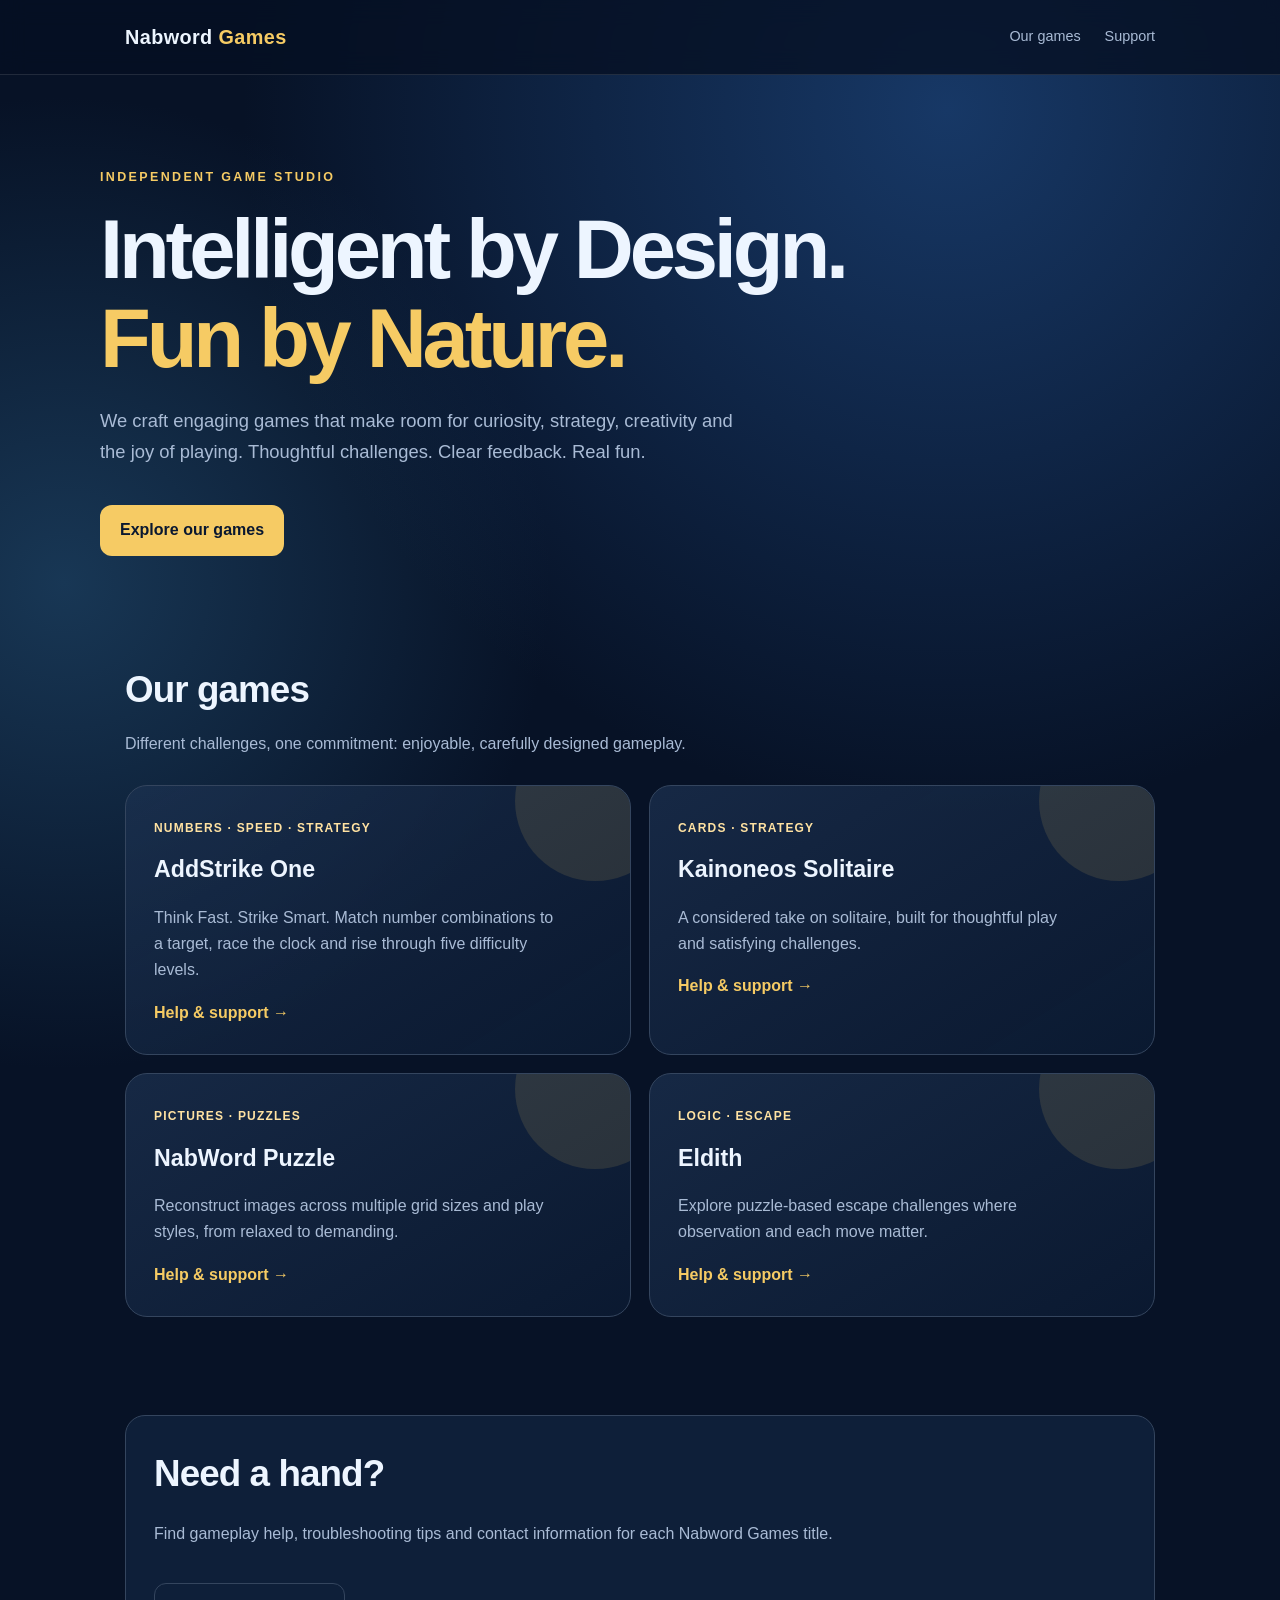
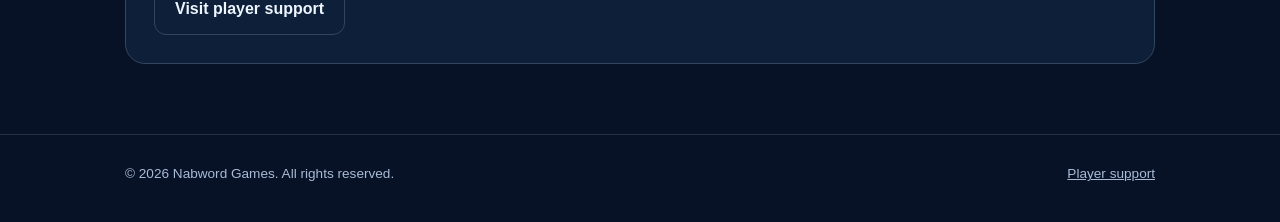
<file: index.html>
<!doctype html><html lang="en"><head><meta charset="utf-8"><meta name="viewport" content="width=device-width,initial-scale=1"><meta name="description" content="Nabword Games — thoughtful, playful mobile games. Official game information and player support."><title>Nabword Games — Play with purpose</title><link rel="stylesheet" href="style.css"></head><body><header class="header"><div class="container nav"><a class="logo" href="./">Nabword <span>Games</span></a><nav aria-label="Main navigation"><a href="#games">Our games</a><a href="support/">Support</a></nav></div></header><main><div class="container hero"><div class="eyebrow">Independent game studio</div><h1>Intelligent by Design.<br><em>Fun by Nature.</em></h1><p class="lead">We craft engaging games that make room for curiosity, strategy, creativity and the joy of playing. Thoughtful challenges. Clear feedback. Real fun.</p><a class="btn" href="#games">Explore our games</a></div><section id="games"><div class="container"><h2>Our games</h2><p class="section-intro">Different challenges, one commitment: enjoyable, carefully designed gameplay.</p><div class="grid"><article class="card"><span class="tag">Numbers · Speed · Strategy</span><h3>AddStrike One</h3><p>Think Fast. Strike Smart. Match number combinations to a target, race the clock and rise through five difficulty levels.</p><a href="support/addstrike-one/">Help & support →</a></article><article class="card"><span class="tag">Cards · Strategy</span><h3>Kainoneos Solitaire</h3><p>A considered take on solitaire, built for thoughtful play and satisfying challenges.</p><a href="support/kainoneos-solitaire/">Help & support →</a></article><article class="card"><span class="tag">Pictures · Puzzles</span><h3>NabWord Puzzle</h3><p>Reconstruct images across multiple grid sizes and play styles, from relaxed to demanding.</p><a href="support/nabword-puzzle/">Help & support →</a></article><article class="card"><span class="tag">Logic · Escape</span><h3>Eldith</h3><p>Explore puzzle-based escape challenges where observation and each move matter.</p><a href="support/eldith/">Help & support →</a></article></div></div></section><section><div class="container"><div class="panel"><h2>Need a hand?</h2><p>Find gameplay help, troubleshooting tips and contact information for each Nabword Games title.</p><a class="btn secondary" href="support/">Visit player support</a></div></div></section></main><footer class="foot"><div class="container"><span>© 2026 Nabword Games. All rights reserved.</span><span><a href="support/">Player support</a></span></div></footer></body></html>
</file>
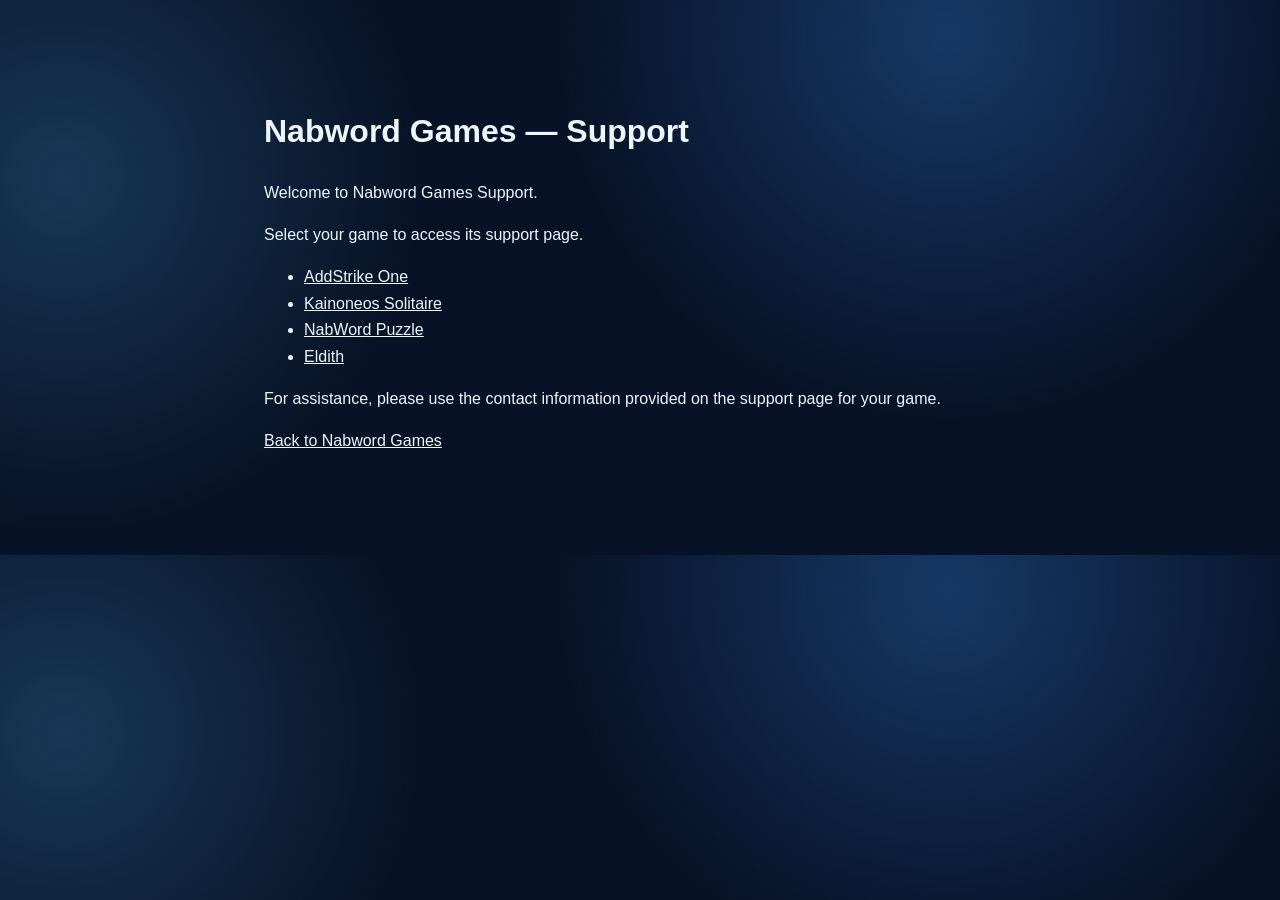
<file: support/index.html>
<!DOCTYPE html>
<html lang="en">
<head>
  <meta charset="UTF-8">
  <meta name="viewport" content="width=device-width, initial-scale=1">
  <title>Support | Nabword Games</title>
  <link rel="stylesheet" href="../style.css">
</head>
<body>
  <main style="max-width:800px;margin:60px auto;padding:24px">
    <h1>Nabword Games — Support</h1>
    <p>Welcome to Nabword Games Support.</p>
    <p>Select your game to access its support page.</p>

    <ul>
      <li><a href="addstrike-one/">AddStrike One</a></li>
      <li><a href="kainoneos-solitaire/">Kainoneos Solitaire</a></li>
      <li><a href="nabword-puzzle/">NabWord Puzzle</a></li>
      <li><a href="eldith/">Eldith</a></li>
    </ul>

    <p>For assistance, please use the contact information
       provided on the support page for your game.</p>

    <p><a href="../">Back to Nabword Games</a></p>
  </main>
</body>
</html>
</file>
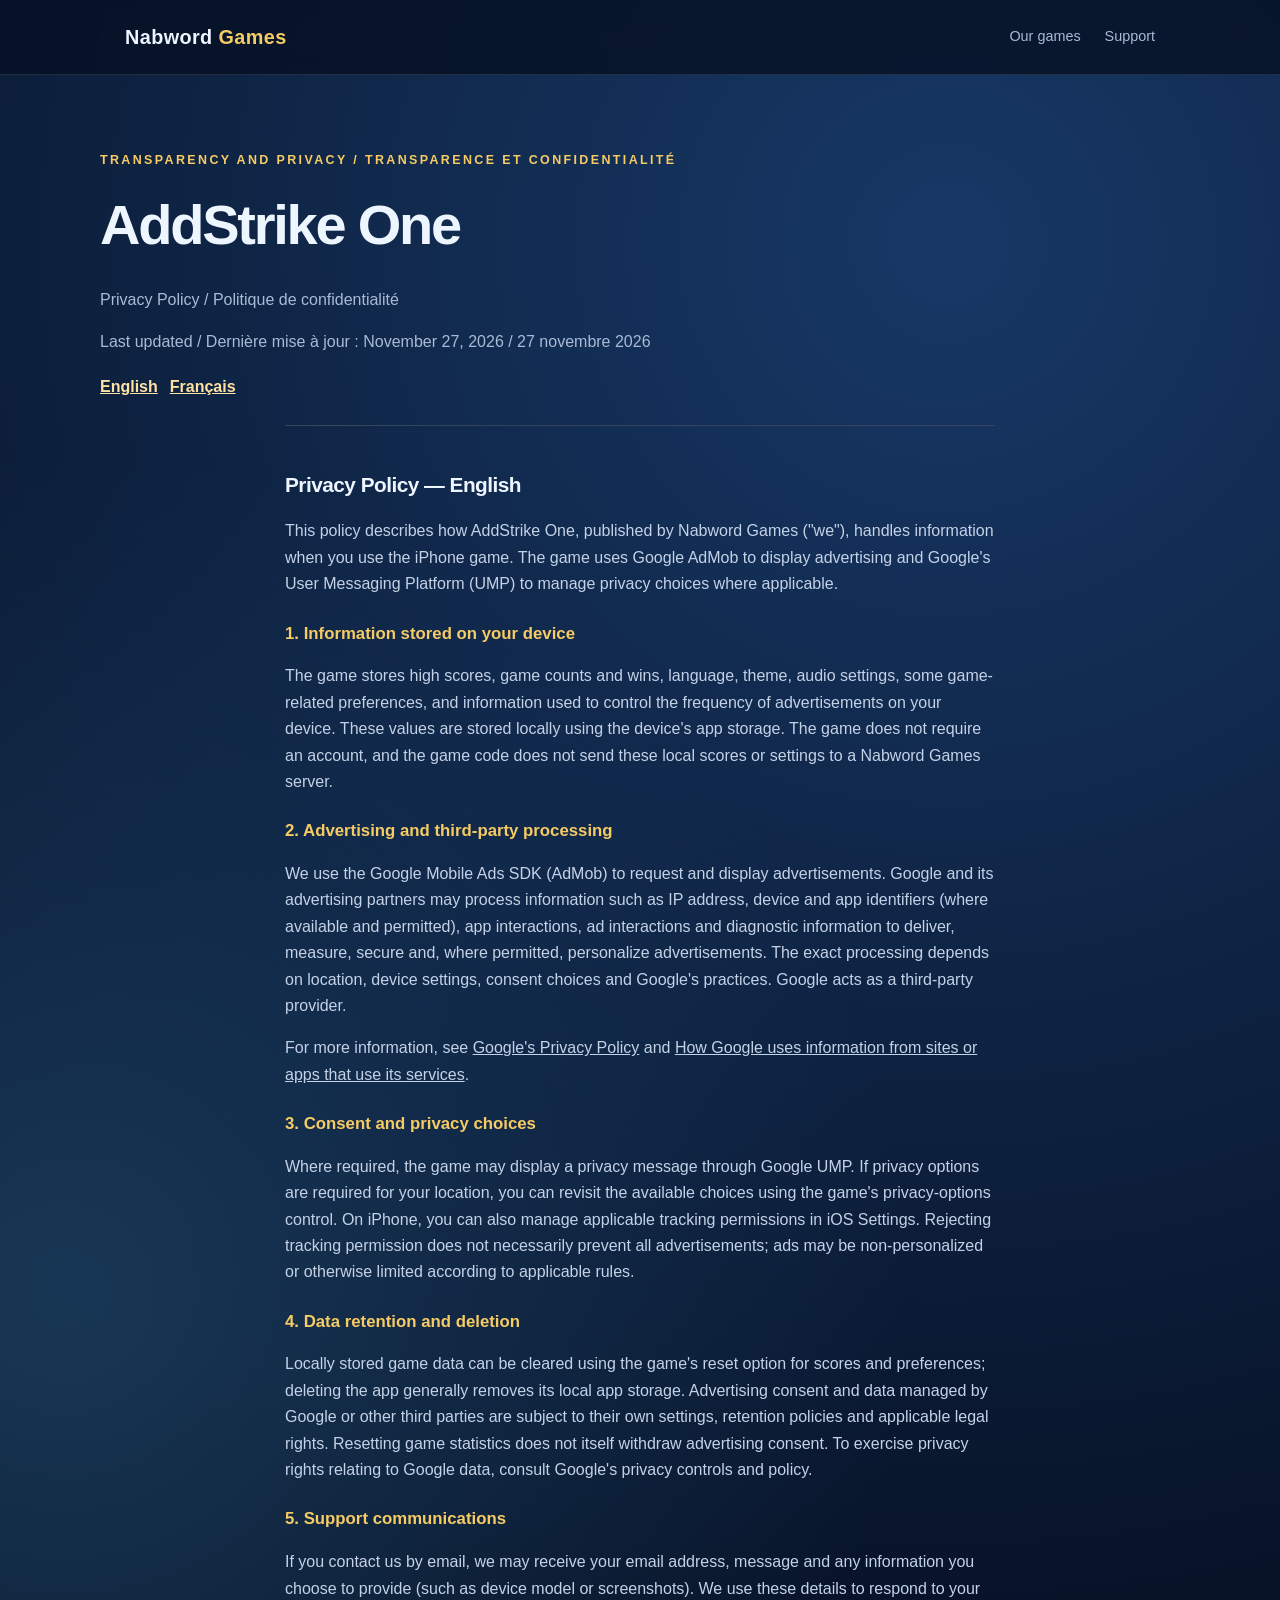
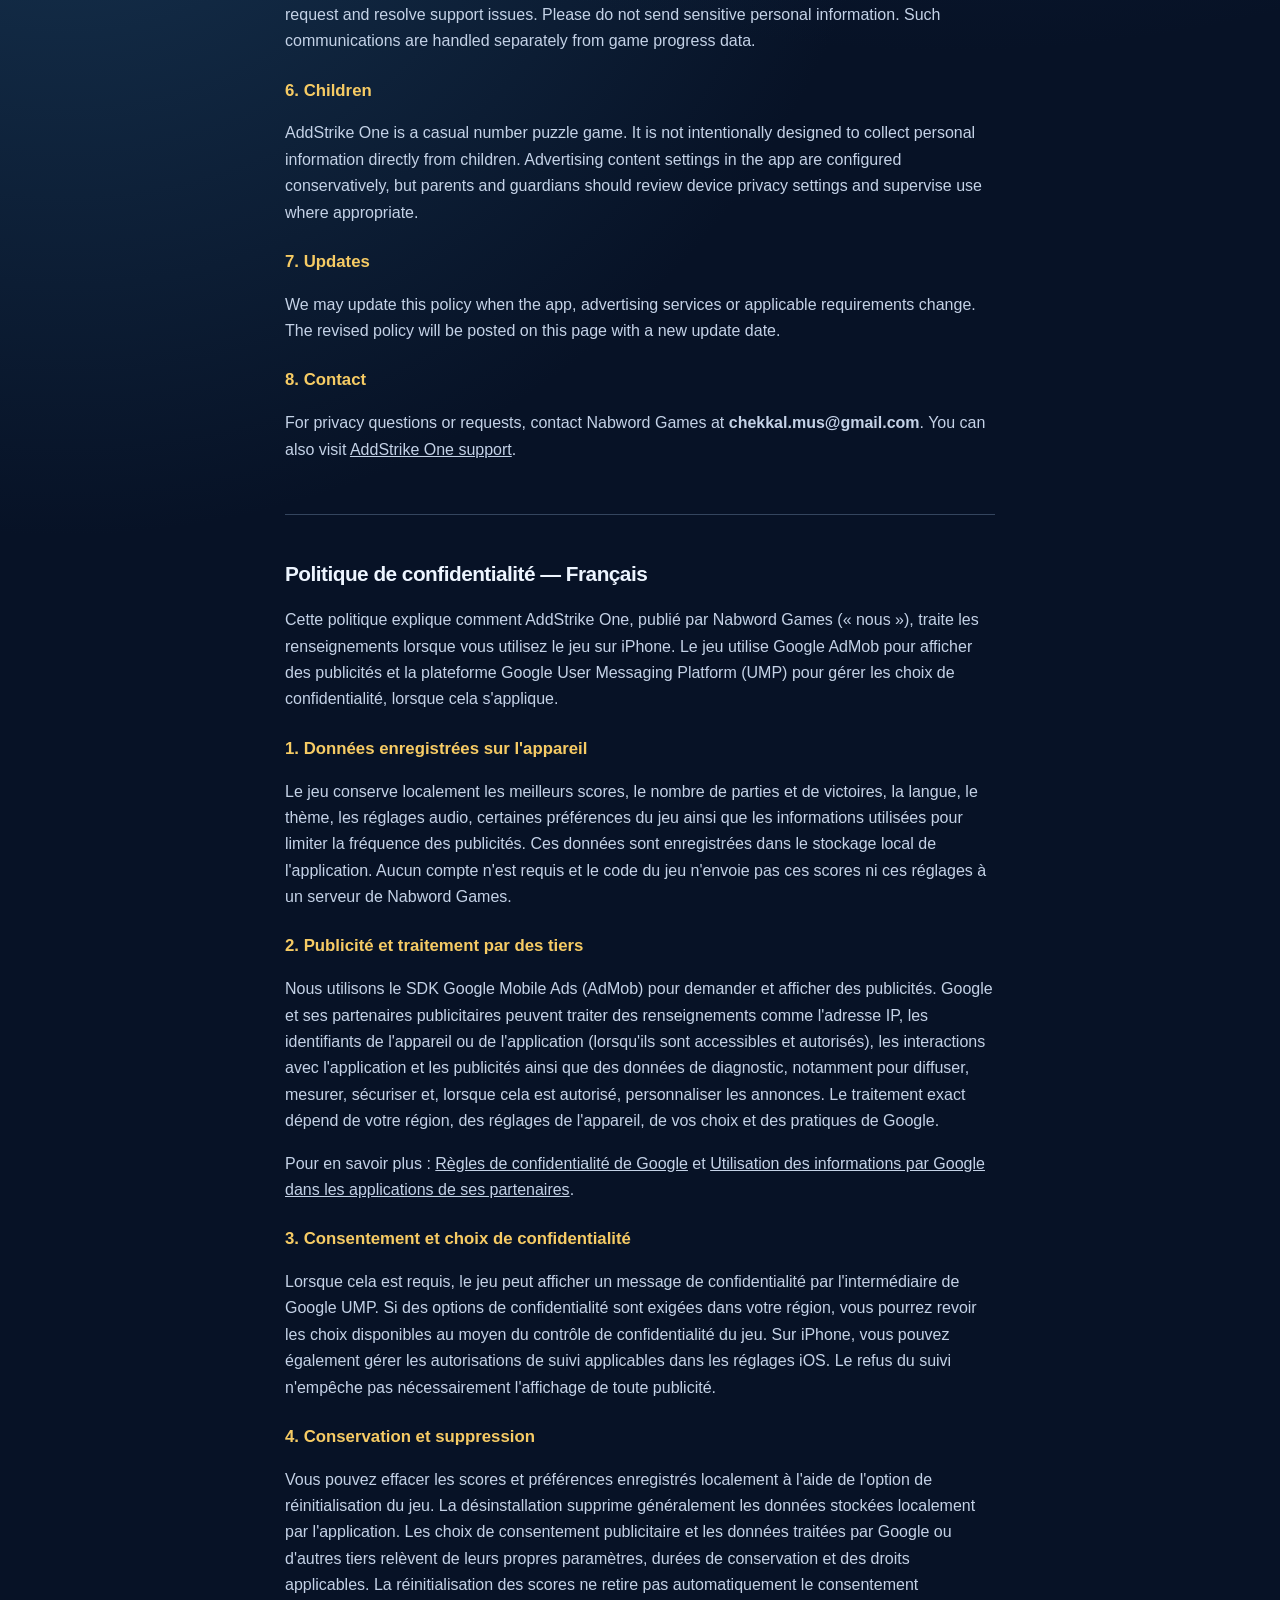
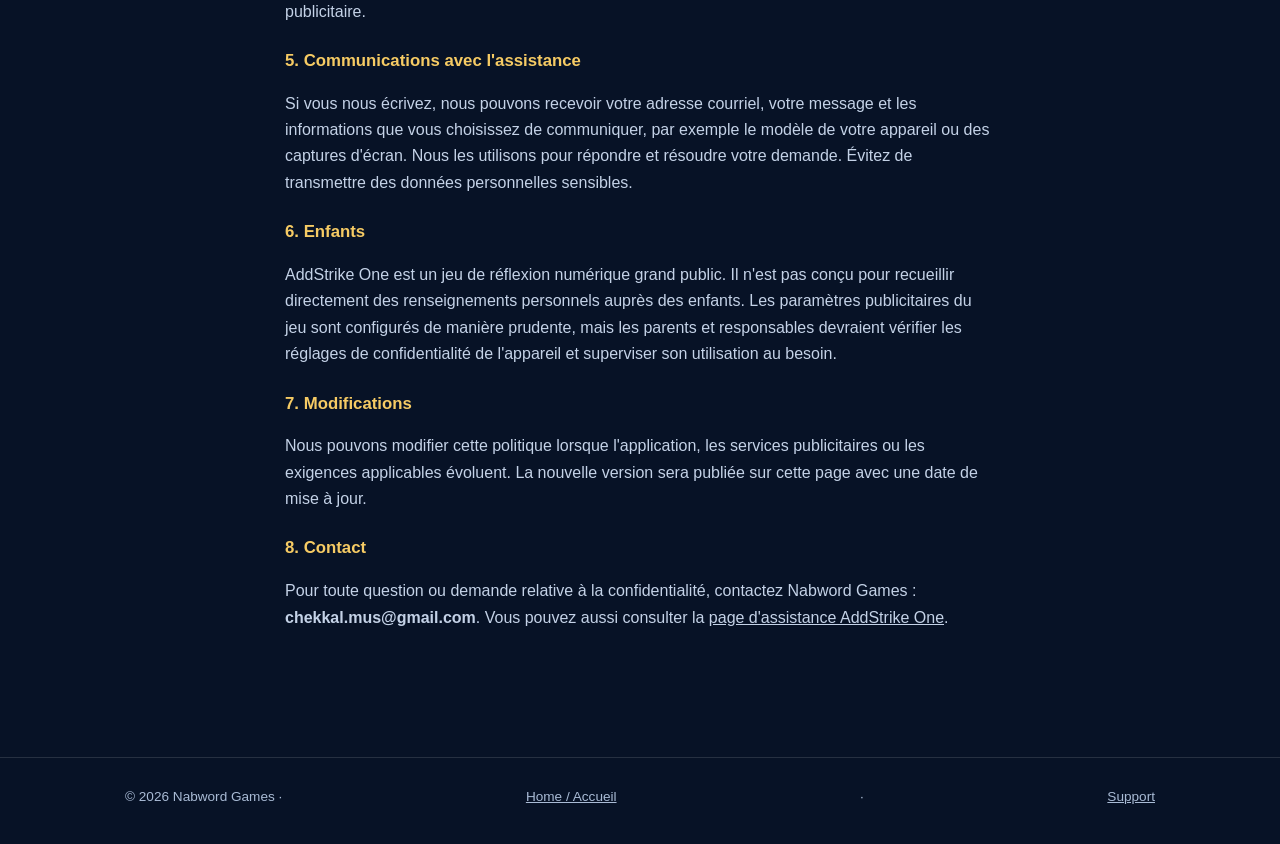
<file: privacy/addstrike-one/index.html>
<!doctype html>
<html lang="en">
<head>
  <meta charset="utf-8">
  <meta name="viewport" content="width=device-width, initial-scale=1">
  <meta name="description" content="Privacy policy for AddStrike One by Nabword Games, in English and French.">
  <title>AddStrike One — Privacy Policy / Politique de confidentialité</title>
  <link rel="stylesheet" href="../../style.css">
  <style>
    .privacy-nav{display:flex;gap:12px;flex-wrap:wrap;margin:18px 0 0}
    .privacy-nav a{color:#ffe2a2;font-weight:700}
    .privacy-content h2{font-size:1.3rem;margin-top:34px}
    .privacy-content h3{font-size:1.05rem;color:#f6cb64;margin:22px 0 6px}
    .privacy-content p,.privacy-content li{color:#c4d2e7}
    .privacy-content section{padding:8px 0 35px;border-top:1px solid #34455e}
    .privacy-content .updated{color:#a9bbd5;font-size:.9rem}
  </style>
</head>
<body>
  <header class="header"><div class="container nav"><a class="logo" href="../../">Nabword <span>Games</span></a><nav><a href="../../#games">Our games</a><a href="../../support/addstrike-one/">Support</a></nav></div></header>
  <main>
    <div class="container pagehead">
      <div class="eyebrow">Transparency and privacy / Transparence et confidentialité</div>
      <h1>AddStrike One</h1>
      <p>Privacy Policy / Politique de confidentialité</p>
      <p class="updated">Last updated / Dernière mise à jour : November 27, 2026 / 27 novembre 2026</p>
      <div class="privacy-nav"><a href="#english">English</a><a href="#francais">Français</a></div>
    </div>
    <div class="container content privacy-content">
      <section id="english" lang="en">
        <h2>Privacy Policy — English</h2>
        <p> This policy describes how AddStrike One, published by Nabword Games ("we"), handles information when you use the iPhone game. The game uses Google AdMob to display advertising and Google's User Messaging Platform (UMP) to manage privacy choices where applicable.</p>
        <h3>1. Information stored on your device</h3>
        <p>The game stores high scores, game counts and wins, language, theme, audio settings, some game-related preferences, and information used to control the frequency of advertisements on your device. These values are stored locally using the device's app storage. The game does not require an account, and the game code does not send these local scores or settings to a Nabword Games server.</p>
        <h3>2. Advertising and third-party processing</h3>
        <p>We use the Google Mobile Ads SDK (AdMob) to request and display advertisements. Google and its advertising partners may process information such as IP address, device and app identifiers (where available and permitted), app interactions, ad interactions and diagnostic information to deliver, measure, secure and, where permitted, personalize advertisements. The exact processing depends on location, device settings, consent choices and Google's practices. Google acts as a third-party provider.</p>
        <p>For more information, see <a href="https://policies.google.com/privacy">Google's Privacy Policy</a> and <a href="https://policies.google.com/technologies/partner-sites">How Google uses information from sites or apps that use its services</a>.</p>
        <h3>3. Consent and privacy choices</h3>
        <p>Where required, the game may display a privacy message through Google UMP. If privacy options are required for your location, you can revisit the available choices using the game's privacy-options control. On iPhone, you can also manage applicable tracking permissions in iOS Settings. Rejecting tracking permission does not necessarily prevent all advertisements; ads may be non-personalized or otherwise limited according to applicable rules.</p>
        <h3>4. Data retention and deletion</h3>
        <p>Locally stored game data can be cleared using the game's reset option for scores and preferences; deleting the app generally removes its local app storage. Advertising consent and data managed by Google or other third parties are subject to their own settings, retention policies and applicable legal rights. Resetting game statistics does not itself withdraw advertising consent. To exercise privacy rights relating to Google data, consult Google's privacy controls and policy.</p>
        <h3>5. Support communications</h3>
        <p>If you contact us by email, we may receive your email address, message and any information you choose to provide (such as device model or screenshots). We use these details to respond to your request and resolve support issues. Please do not send sensitive personal information. Such communications are handled separately from game progress data.</p>
        <h3>6. Children</h3>
        <p>AddStrike One is a casual number puzzle game. It is not intentionally designed to collect personal information directly from children. Advertising content settings in the app are configured conservatively, but parents and guardians should review device privacy settings and supervise use where appropriate.</p>
        <h3>7. Updates</h3>
        <p>We may update this policy when the app, advertising services or applicable requirements change. The revised policy will be posted on this page with a new update date.</p>
        <h3>8. Contact</h3>
        <p>For privacy questions or requests, contact Nabword Games at <strong>chekkal.mus@gmail.com</strong>. You can also visit <a href="../../support/addstrike-one/">AddStrike One support</a>.</p>
      </section>
      <section id="francais" lang="fr">
        <h2>Politique de confidentialité — Français</h2>
        <p>Cette politique explique comment AddStrike One, publié par Nabword Games (« nous »), traite les renseignements lorsque vous utilisez le jeu sur iPhone. Le jeu utilise Google AdMob pour afficher des publicités et la plateforme Google User Messaging Platform (UMP) pour gérer les choix de confidentialité, lorsque cela s'applique.</p>
        <h3>1. Données enregistrées sur l'appareil</h3>
        <p>Le jeu conserve localement les meilleurs scores, le nombre de parties et de victoires, la langue, le thème, les réglages audio, certaines préférences du jeu ainsi que les informations utilisées pour limiter la fréquence des publicités. Ces données sont enregistrées dans le stockage local de l'application. Aucun compte n'est requis et le code du jeu n'envoie pas ces scores ni ces réglages à un serveur de Nabword Games.</p>
        <h3>2. Publicité et traitement par des tiers</h3>
        <p>Nous utilisons le SDK Google Mobile Ads (AdMob) pour demander et afficher des publicités. Google et ses partenaires publicitaires peuvent traiter des renseignements comme l'adresse IP, les identifiants de l'appareil ou de l'application (lorsqu'ils sont accessibles et autorisés), les interactions avec l'application et les publicités ainsi que des données de diagnostic, notamment pour diffuser, mesurer, sécuriser et, lorsque cela est autorisé, personnaliser les annonces. Le traitement exact dépend de votre région, des réglages de l'appareil, de vos choix et des pratiques de Google.</p>
        <p>Pour en savoir plus : <a href="https://policies.google.com/privacy?hl=fr">Règles de confidentialité de Google</a> et <a href="https://policies.google.com/technologies/partner-sites?hl=fr">Utilisation des informations par Google dans les applications de ses partenaires</a>.</p>
        <h3>3. Consentement et choix de confidentialité</h3>
        <p>Lorsque cela est requis, le jeu peut afficher un message de confidentialité par l'intermédiaire de Google UMP. Si des options de confidentialité sont exigées dans votre région, vous pourrez revoir les choix disponibles au moyen du contrôle de confidentialité du jeu. Sur iPhone, vous pouvez également gérer les autorisations de suivi applicables dans les réglages iOS. Le refus du suivi n'empêche pas nécessairement l'affichage de toute publicité.</p>
        <h3>4. Conservation et suppression</h3>
        <p>Vous pouvez effacer les scores et préférences enregistrés localement à l'aide de l'option de réinitialisation du jeu. La désinstallation supprime généralement les données stockées localement par l'application. Les choix de consentement publicitaire et les données traitées par Google ou d'autres tiers relèvent de leurs propres paramètres, durées de conservation et des droits applicables. La réinitialisation des scores ne retire pas automatiquement le consentement publicitaire.</p>
        <h3>5. Communications avec l'assistance</h3>
        <p>Si vous nous écrivez, nous pouvons recevoir votre adresse courriel, votre message et les informations que vous choisissez de communiquer, par exemple le modèle de votre appareil ou des captures d'écran. Nous les utilisons pour répondre et résoudre votre demande. Évitez de transmettre des données personnelles sensibles.</p>
        <h3>6. Enfants</h3>
        <p>AddStrike One est un jeu de réflexion numérique grand public. Il n'est pas conçu pour recueillir directement des renseignements personnels auprès des enfants. Les paramètres publicitaires du jeu sont configurés de manière prudente, mais les parents et responsables devraient vérifier les réglages de confidentialité de l'appareil et superviser son utilisation au besoin.</p>
        <h3>7. Modifications</h3>
        <p>Nous pouvons modifier cette politique lorsque l'application, les services publicitaires ou les exigences applicables évoluent. La nouvelle version sera publiée sur cette page avec une date de mise à jour.</p>
        <h3>8. Contact</h3>
        <p>Pour toute question ou demande relative à la confidentialité, contactez Nabword Games : <strong>chekkal.mus@gmail.com</strong>. Vous pouvez aussi consulter la <a href="../../support/addstrike-one/">page d'assistance AddStrike One</a>.</p>
      </section>
    </div>
  </main>
  <footer class="foot"><div class="container">© 2026 Nabword Games · <a href="../../">Home / Accueil</a> · <a href="../../support/addstrike-one/">Support</a></div></footer>
</body>
</html>
</file>
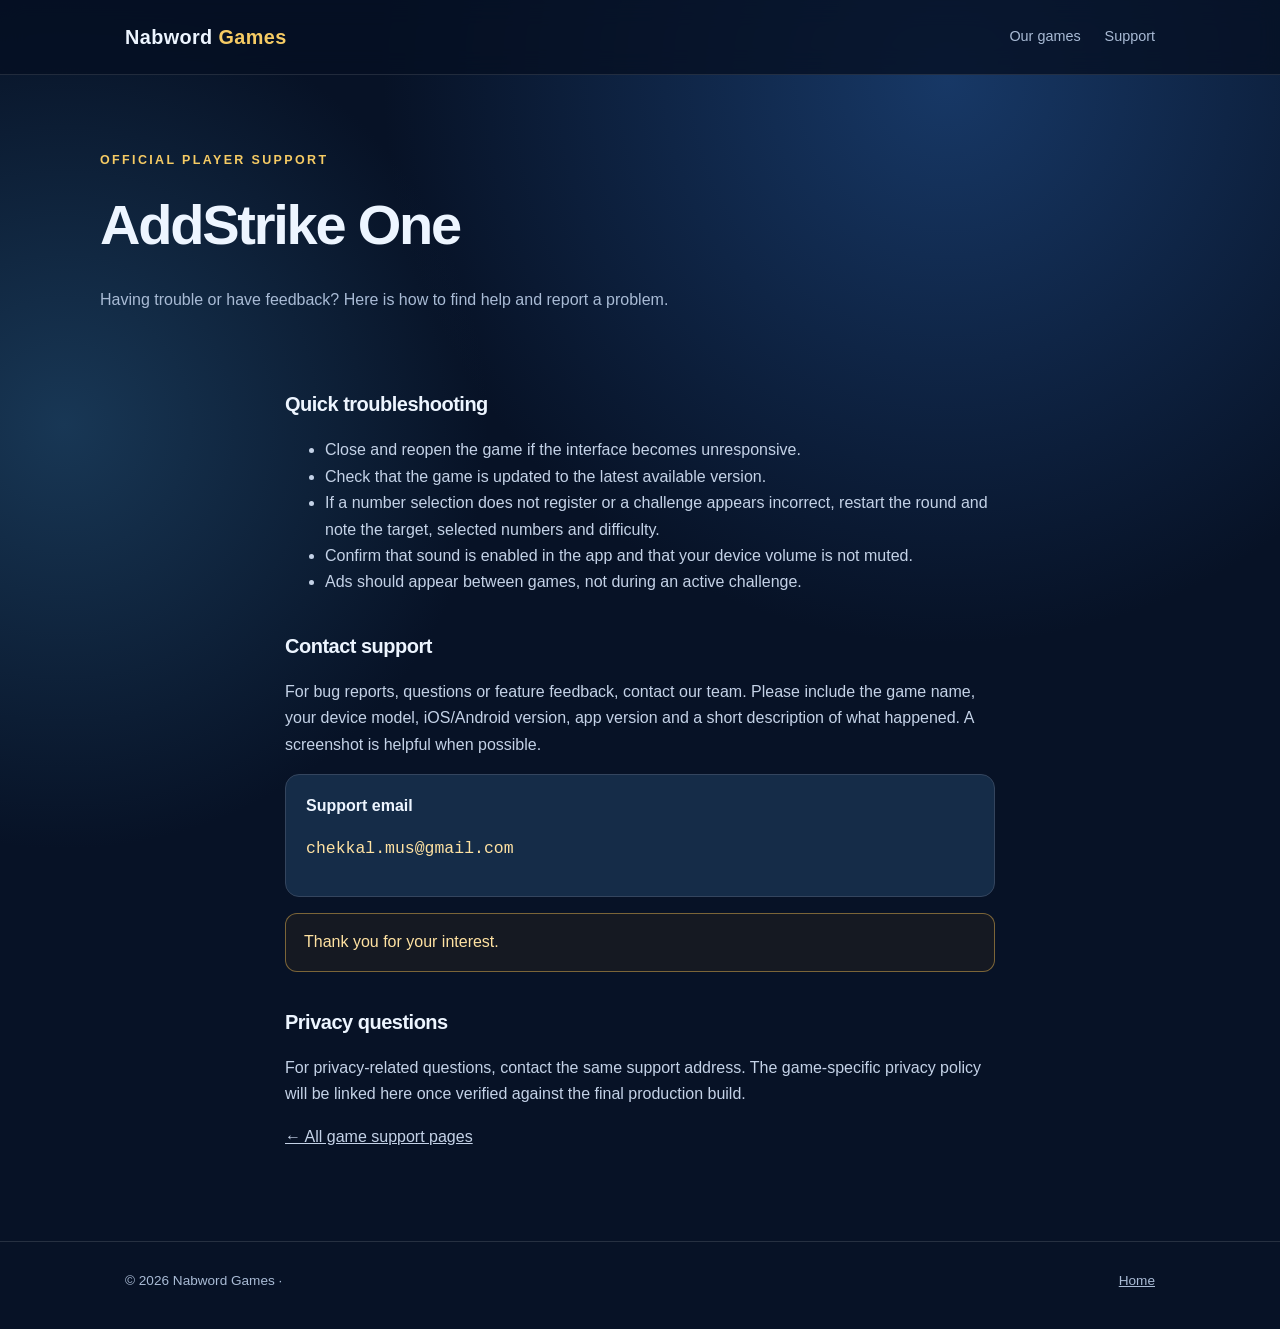
<file: support/addstrike-one/index.html>
<!doctype html><html lang="en"><head><meta charset="utf-8"><meta name="viewport" content="width=device-width,initial-scale=1"><meta name="description" content="Official help and support for AddStrike One by Nabword Games."><title>AddStrike One Support — Nabword Games</title><link rel="stylesheet" href="../../style.css"></head><body><header class="header"><div class="container nav"><a class="logo" href="../../">Nabword <span>Games</span></a><nav><a href="../../#games">Our games</a><a href="../">Support</a></nav></div></header><main><div class="container pagehead"><div class="eyebrow">Official player support</div><h1>AddStrike One</h1><p>Having trouble or have feedback? Here is how to find help and report a problem.</p></div><div class="container content"><h2>Quick troubleshooting</h2><ul><li>Close and reopen the game if the interface becomes unresponsive.</li><li>Check that the game is updated to the latest available version.</li><li>If a number selection does not register or a challenge appears incorrect, restart the round and note the target, selected numbers and difficulty.</li><li>Confirm that sound is enabled in the app and that your device volume is not muted.</li><li>Ads should appear between games, not during an active challenge.</li></ul><h2>Contact support</h2><p>For bug reports, questions or feature feedback, contact our team. Please include the game name, your device model, iOS/Android version, app version and a short description of what happened. A screenshot is helpful when possible.</p><div class="contact"><strong>Support email</strong><p><code>chekkal.mus@gmail.com</code></p></div><p class="notice"><strong></strong> Thank you for your interest.</p><h2>Privacy questions</h2><p>For privacy-related questions, contact the same support address. The game-specific privacy policy will be linked here once verified against the final production build.</p><p><a href="../">← All game support pages</a></p></div></main><footer class="foot"><div class="container">© 2026 Nabword Games · <a href="../../">Home</a></div></footer></body></html>
</file>
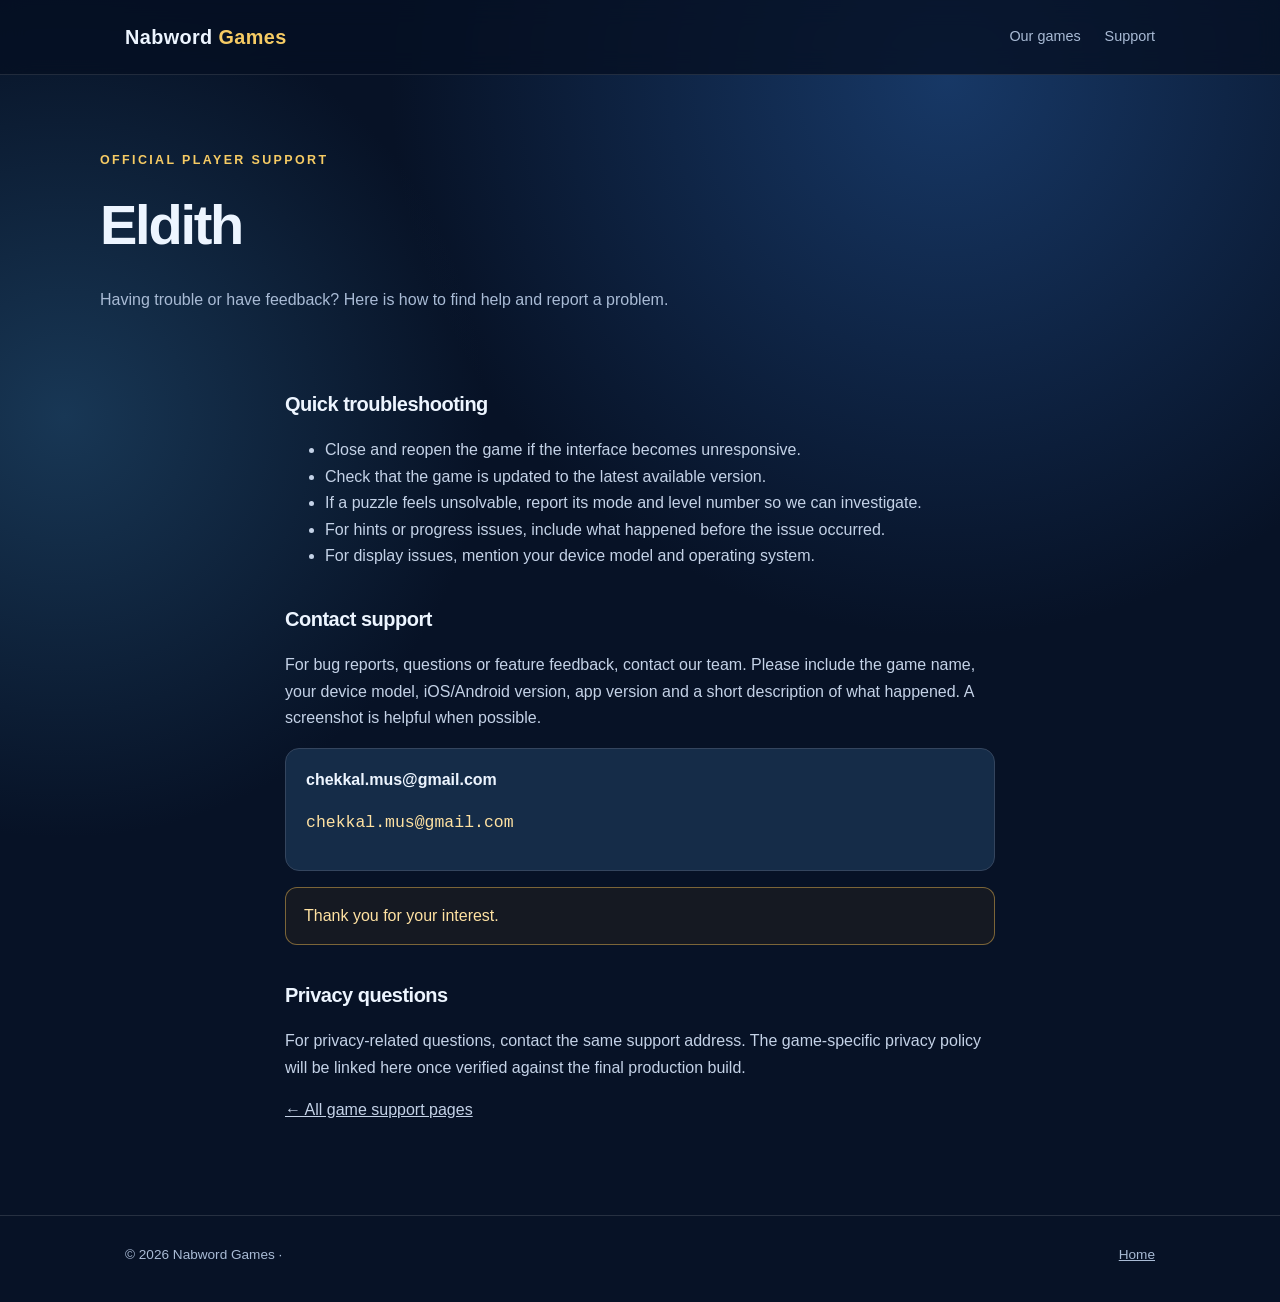
<file: support/eldith/index.html>
<!doctype html><html lang="en"><head><meta charset="utf-8"><meta name="viewport" content="width=device-width,initial-scale=1"><meta name="description" content="Official help and support for Eldith by Nabword Games."><title>Eldith Support — Nabword Games</title><link rel="stylesheet" href="../../style.css"></head><body><header class="header"><div class="container nav"><a class="logo" href="../../">Nabword <span>Games</span></a><nav><a href="../../#games">Our games</a><a href="../">Support</a></nav></div></header><main><div class="container pagehead"><div class="eyebrow">Official player support</div><h1>Eldith</h1><p>Having trouble or have feedback? Here is how to find help and report a problem.</p></div><div class="container content"><h2>Quick troubleshooting</h2><ul><li>Close and reopen the game if the interface becomes unresponsive.</li><li>Check that the game is updated to the latest available version.</li><li>If a puzzle feels unsolvable, report its mode and level number so we can investigate.</li><li>For hints or progress issues, include what happened before the issue occurred.</li><li>For display issues, mention your device model and operating system.</li></ul><h2>Contact support</h2><p>For bug reports, questions or feature feedback, contact our team. Please include the game name, your device model, iOS/Android version, app version and a short description of what happened. A screenshot is helpful when possible.</p><div class="contact"><strong>chekkal.mus@gmail.com</strong><p><code>chekkal.mus@gmail.com</code></p></div><p class="notice"><strong></strong> Thank you for your interest.</p><h2>Privacy questions</h2><p>For privacy-related questions, contact the same support address. The game-specific privacy policy will be linked here once verified against the final production build.</p><p><a href="../">← All game support pages</a></p></div></main><footer class="foot"><div class="container">© 2026 Nabword Games · <a href="../../">Home</a></div></footer></body></html>
</file>
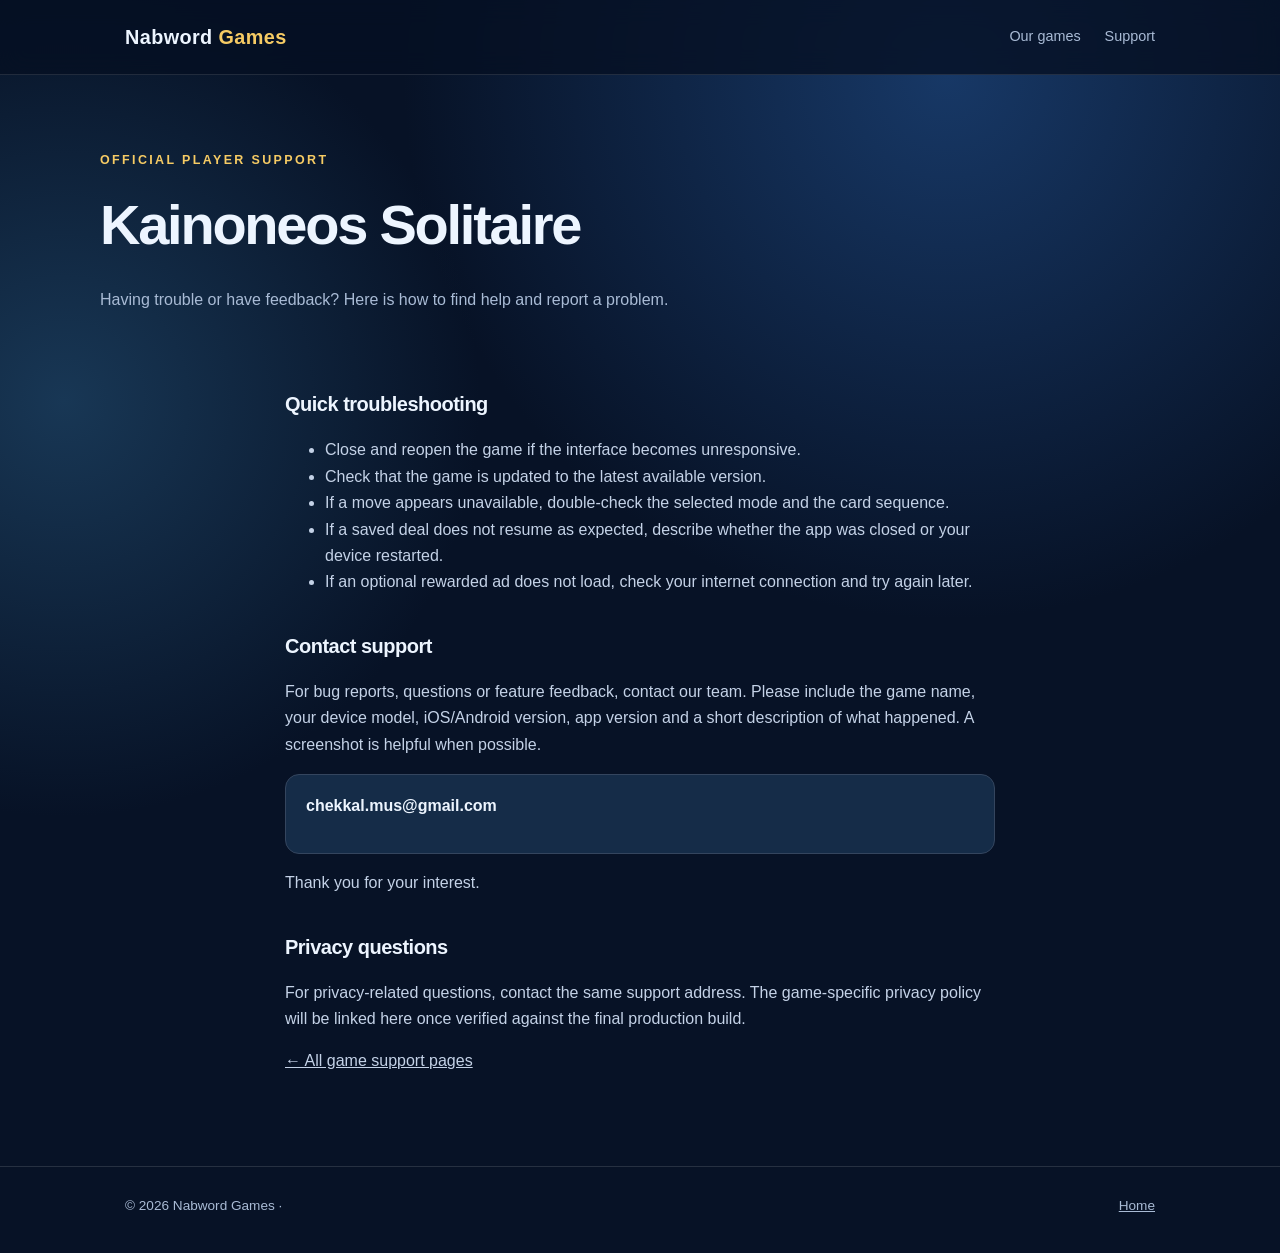
<file: support/kainoneos-solitaire/index.html>
<!doctype html><html lang="en"><head><meta charset="utf-8"><meta name="viewport" content="width=device-width,initial-scale=1"><meta name="description" content="Official help and support for Kainoneos Solitaire by Nabword Games."><title>Kainoneos Solitaire Support — Nabword Games</title><link rel="stylesheet" href="../../style.css"></head><body><header class="header"><div class="container nav"><a class="logo" href="../../">Nabword <span>Games</span></a><nav><a href="../../#games">Our games</a><a href="../">Support</a></nav></div></header><main><div class="container pagehead"><div class="eyebrow">Official player support</div><h1>Kainoneos Solitaire</h1><p>Having trouble or have feedback? Here is how to find help and report a problem.</p></div><div class="container content"><h2>Quick troubleshooting</h2><ul><li>Close and reopen the game if the interface becomes unresponsive.</li><li>Check that the game is updated to the latest available version.</li><li>If a move appears unavailable, double-check the selected mode and the card sequence.</li><li>If a saved deal does not resume as expected, describe whether the app was closed or your device restarted.</li><li>If an optional rewarded ad does not load, check your internet connection and try again later.</li></ul><h2>Contact support</h2><p>For bug reports, questions or feature feedback, contact our team. Please include the game name, your device model, iOS/Android version, app version and a short description of what happened. A screenshot is helpful when possible.</p><div class="contact"><strong>chekkal.mus@gmail.com</strong><p><code></code></p></div><p class="chekkal.mus@gmail.com"><strong></strong> Thank you for your interest.</p><h2>Privacy questions</h2><p>For privacy-related questions, contact the same support address. The game-specific privacy policy will be linked here once verified against the final production build.</p><p><a href="../">← All game support pages</a></p></div></main><footer class="foot"><div class="container">© 2026 Nabword Games · <a href="../../">Home</a></div></footer></body></html>
</file>
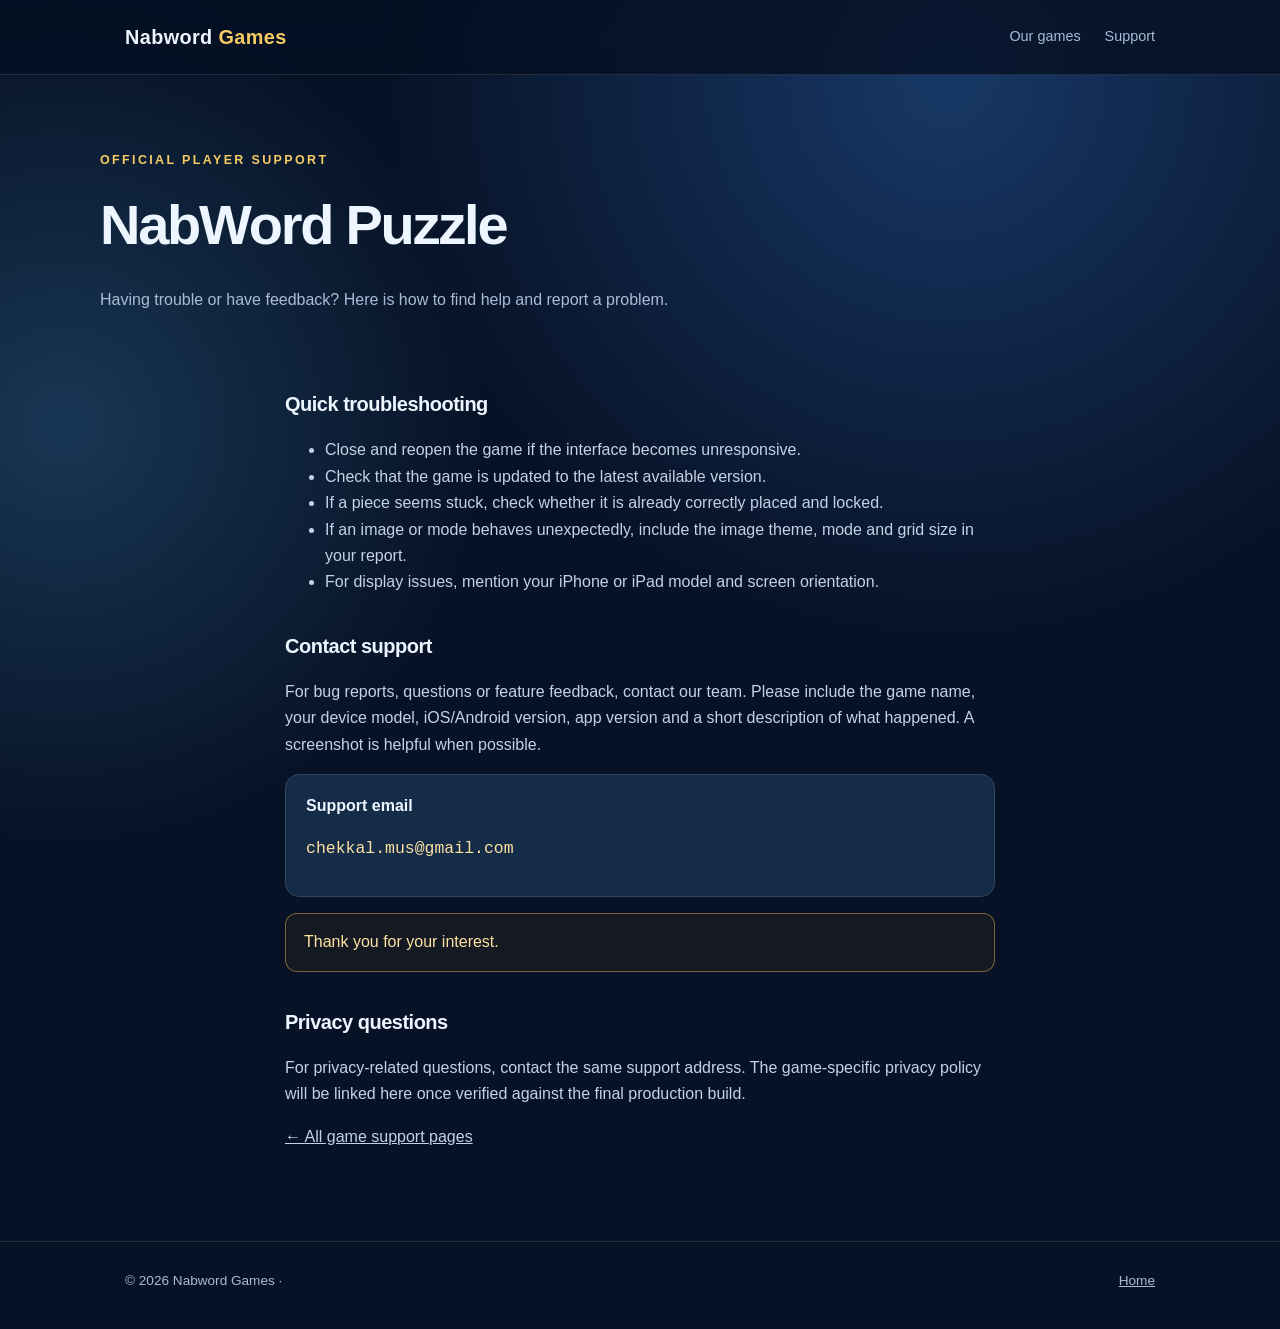
<file: support/nabword-puzzle/index.html>
<!doctype html><html lang="en"><head><meta charset="utf-8"><meta name="viewport" content="width=device-width,initial-scale=1"><meta name="description" content="Official help and support for NabWord Puzzle by Nabword Games."><title>NabWord Puzzle Support — Nabword Games</title><link rel="stylesheet" href="../../style.css"></head><body><header class="header"><div class="container nav"><a class="logo" href="../../">Nabword <span>Games</span></a><nav><a href="../../#games">Our games</a><a href="../">Support</a></nav></div></header><main><div class="container pagehead"><div class="eyebrow">Official player support</div><h1>NabWord Puzzle</h1><p>Having trouble or have feedback? Here is how to find help and report a problem.</p></div><div class="container content"><h2>Quick troubleshooting</h2><ul><li>Close and reopen the game if the interface becomes unresponsive.</li><li>Check that the game is updated to the latest available version.</li><li>If a piece seems stuck, check whether it is already correctly placed and locked.</li><li>If an image or mode behaves unexpectedly, include the image theme, mode and grid size in your report.</li><li>For display issues, mention your iPhone or iPad model and screen orientation.</li></ul><h2>Contact support</h2><p>For bug reports, questions or feature feedback, contact our team. Please include the game name, your device model, iOS/Android version, app version and a short description of what happened. A screenshot is helpful when possible.</p><div class="contact"><strong>Support email</strong><p><code>chekkal.mus@gmail.com</code></p></div><p class="notice"><strong></strong> Thank you for your interest.</p><h2>Privacy questions</h2><p>For privacy-related questions, contact the same support address. The game-specific privacy policy will be linked here once verified against the final production build.</p><p><a href="../">← All game support pages</a></p></div></main><footer class="foot"><div class="container">© 2026 Nabword Games · <a href="../../">Home</a></div></footer></body></html>
</file>
<file: style.css>
:root{color-scheme:dark;--bg:#071226;--fg:#edf5ff;--muted:#a9bbd5;--accent:#f6cb64;--blue:#78c4ff;--line:#34455e}*{box-sizing:border-box}html{scroll-behavior:smooth}body{margin:0;font:16px/1.65 -apple-system,BlinkMacSystemFont,"Segoe UI",sans-serif;background:radial-gradient(circle at 74% 6%,#173866 0,transparent 36%),radial-gradient(circle at 5% 32%,#183755 0,transparent 28%),var(--bg);color:var(--fg)}a{color:inherit}a:hover{color:var(--accent)}.container{max-width:1080px;margin:auto;padding:0 25px}.header{border-bottom:1px solid #ffffff1c;backdrop-filter:blur(12px);background:#061023c9;position:sticky;top:0;z-index:10}.nav{min-height:74px;display:flex;justify-content:space-between;align-items:center;gap:20px;flex-wrap:wrap}.logo{text-decoration:none;font-size:1.24rem;font-weight:850;letter-spacing:.4px}.logo span{color:var(--accent)}nav{display:flex;gap:24px;font-size:.9rem;color:var(--muted)}nav a{text-decoration:none}.hero{padding:92px 0 76px}.eyebrow{text-transform:uppercase;letter-spacing:.19em;color:var(--accent);font-weight:750;font-size:.78rem}.hero h1{font-size:clamp(2.65rem,7vw,5.2rem);line-height:1.08;max-width:850px;margin:17px 0 22px;letter-spacing:-.05em}.hero h1 em{font-style:normal;color:var(--accent)}.lead{max-width:640px;color:var(--muted);font-size:1.15rem}.btn{display:inline-block;background:var(--accent);color:#0a1830;text-decoration:none;font-weight:800;padding:12px 20px;border-radius:12px;margin-top:20px}.btn:hover{color:#0a1830;background:#ffe09c}.secondary{background:transparent;color:var(--fg);border:1px solid var(--line)}section{padding:28px 0 70px}h2{font-size:clamp(1.5rem,3.5vw,2.3rem);letter-spacing:-.025em;margin:0 0 10px}.section-intro{color:var(--muted);margin:0 0 28px}.grid{display:grid;grid-template-columns:repeat(2,minmax(0,1fr));gap:18px}.card{border:1px solid var(--line);border-radius:22px;background:linear-gradient(148deg,#1c3150b8,#0c1c35b0);padding:28px;min-height:230px;position:relative;overflow:hidden}.card:after{content:"";position:absolute;border-radius:50%;height:160px;width:160px;right:-45px;top:-65px;opacity:.12;background:var(--accent)}.card h3{font-size:1.45rem;margin:10px 0}.card p{color:var(--muted);max-width:400px}.card a{color:var(--accent);text-decoration:none;font-weight:700}.tag{font-size:.75rem;letter-spacing:.1em;font-weight:800;color:#ffe2a2;text-transform:uppercase}.panel{background:#122541b6;border:1px solid var(--line);padding:28px;border-radius:20px}.panel p,.panel li{color:var(--muted)}.pagehead{padding:75px 0 25px}.pagehead h1{font-size:clamp(2.3rem,6vw,3.5rem);margin:8px 0;letter-spacing:-.04em}.pagehead p{color:var(--muted);max-width:720px}.content{max-width:760px;padding-bottom:75px}.content h2{font-size:1.25rem;margin-top:34px}.content p,.content li{color:#c4d2e7}.notice{padding:15px 18px;border:1px solid #e6b4517d;border-radius:12px;background:#4f3b1833;color:#ffe2a2!important}.contact{border:1px solid var(--line);border-radius:14px;padding:18px 20px;background:#152c48}.contact code{color:#ffe2a2;font-size:1.03rem;word-break:break-all}.foot{border-top:1px solid #ffffff20;padding:28px 0 36px;color:var(--muted);font-size:.85rem}.foot .container{display:flex;justify-content:space-between;gap:14px;flex-wrap:wrap}.foot a{color:var(--muted)}@media(max-width:640px){.grid{grid-template-columns:1fr}.hero{padding-top:64px}.nav{padding:12px 0}.card{min-height:auto}.foot .container{display:block}}
</file>
